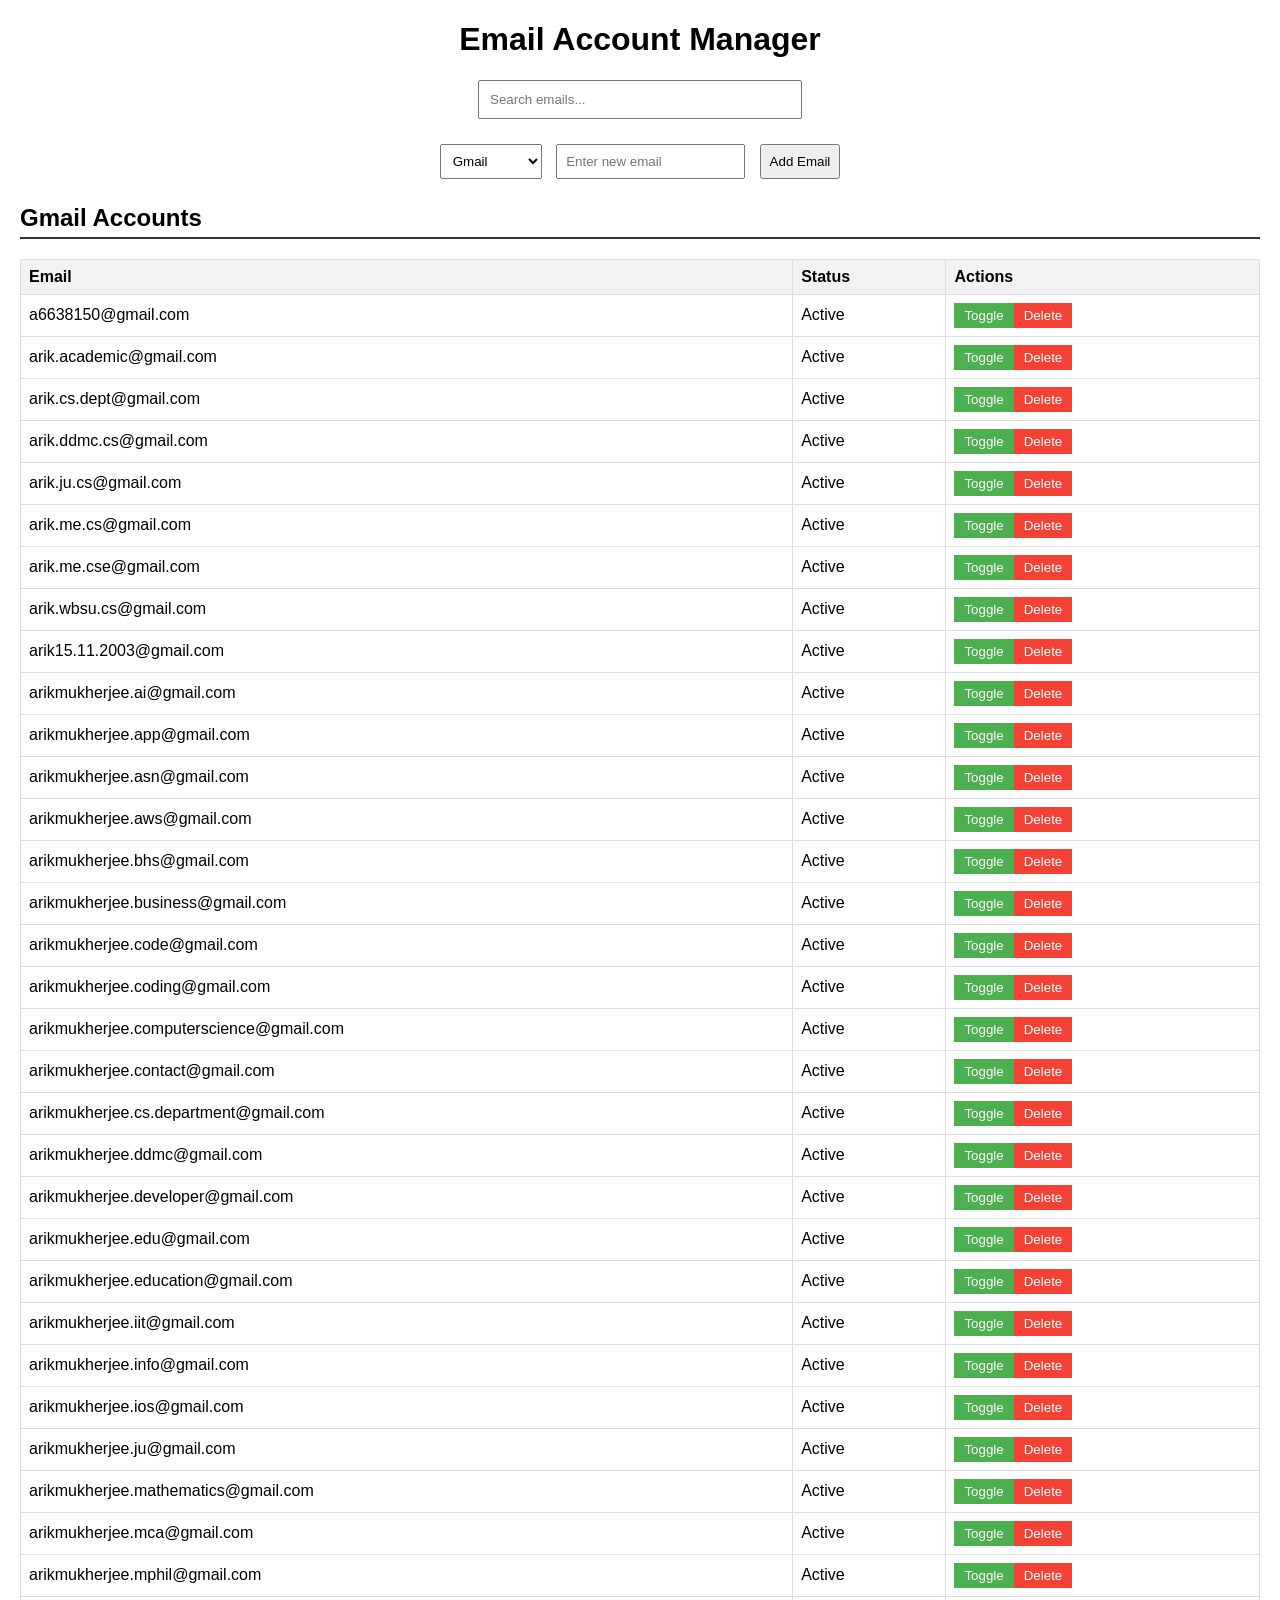
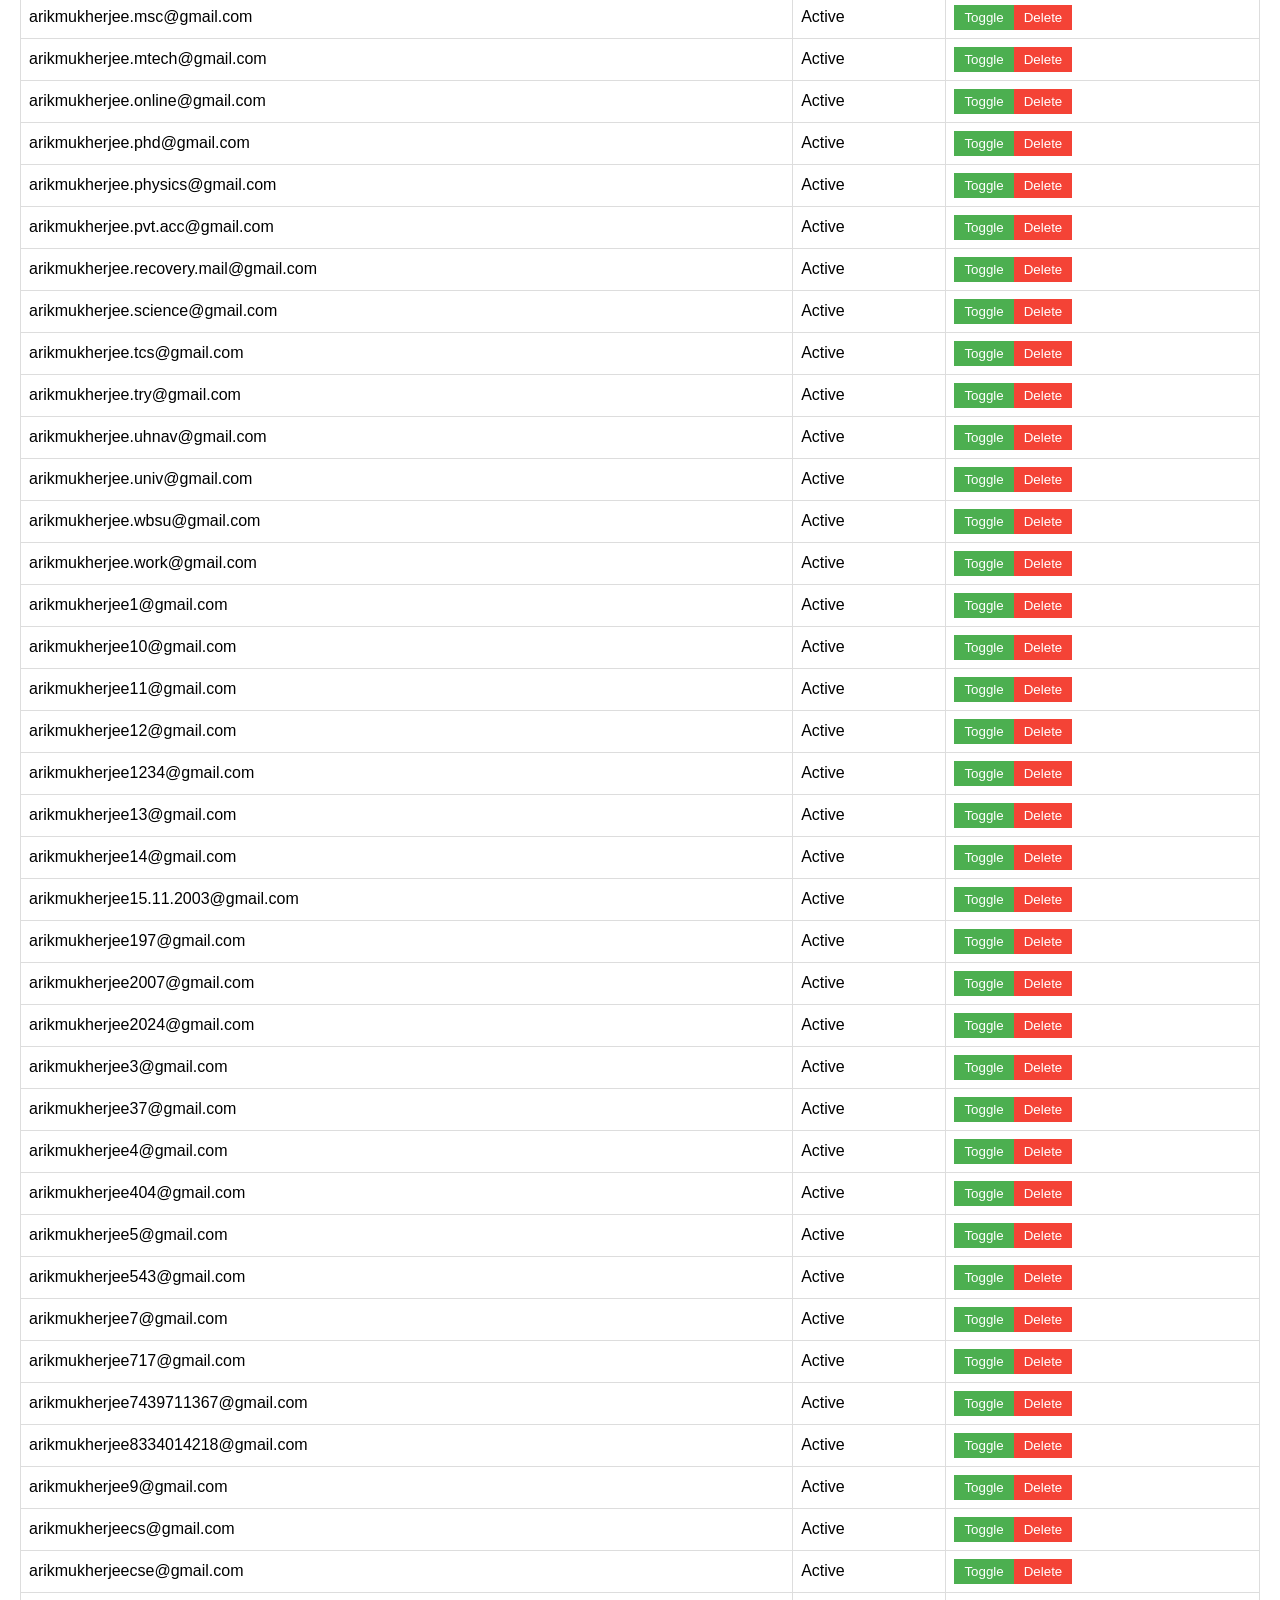
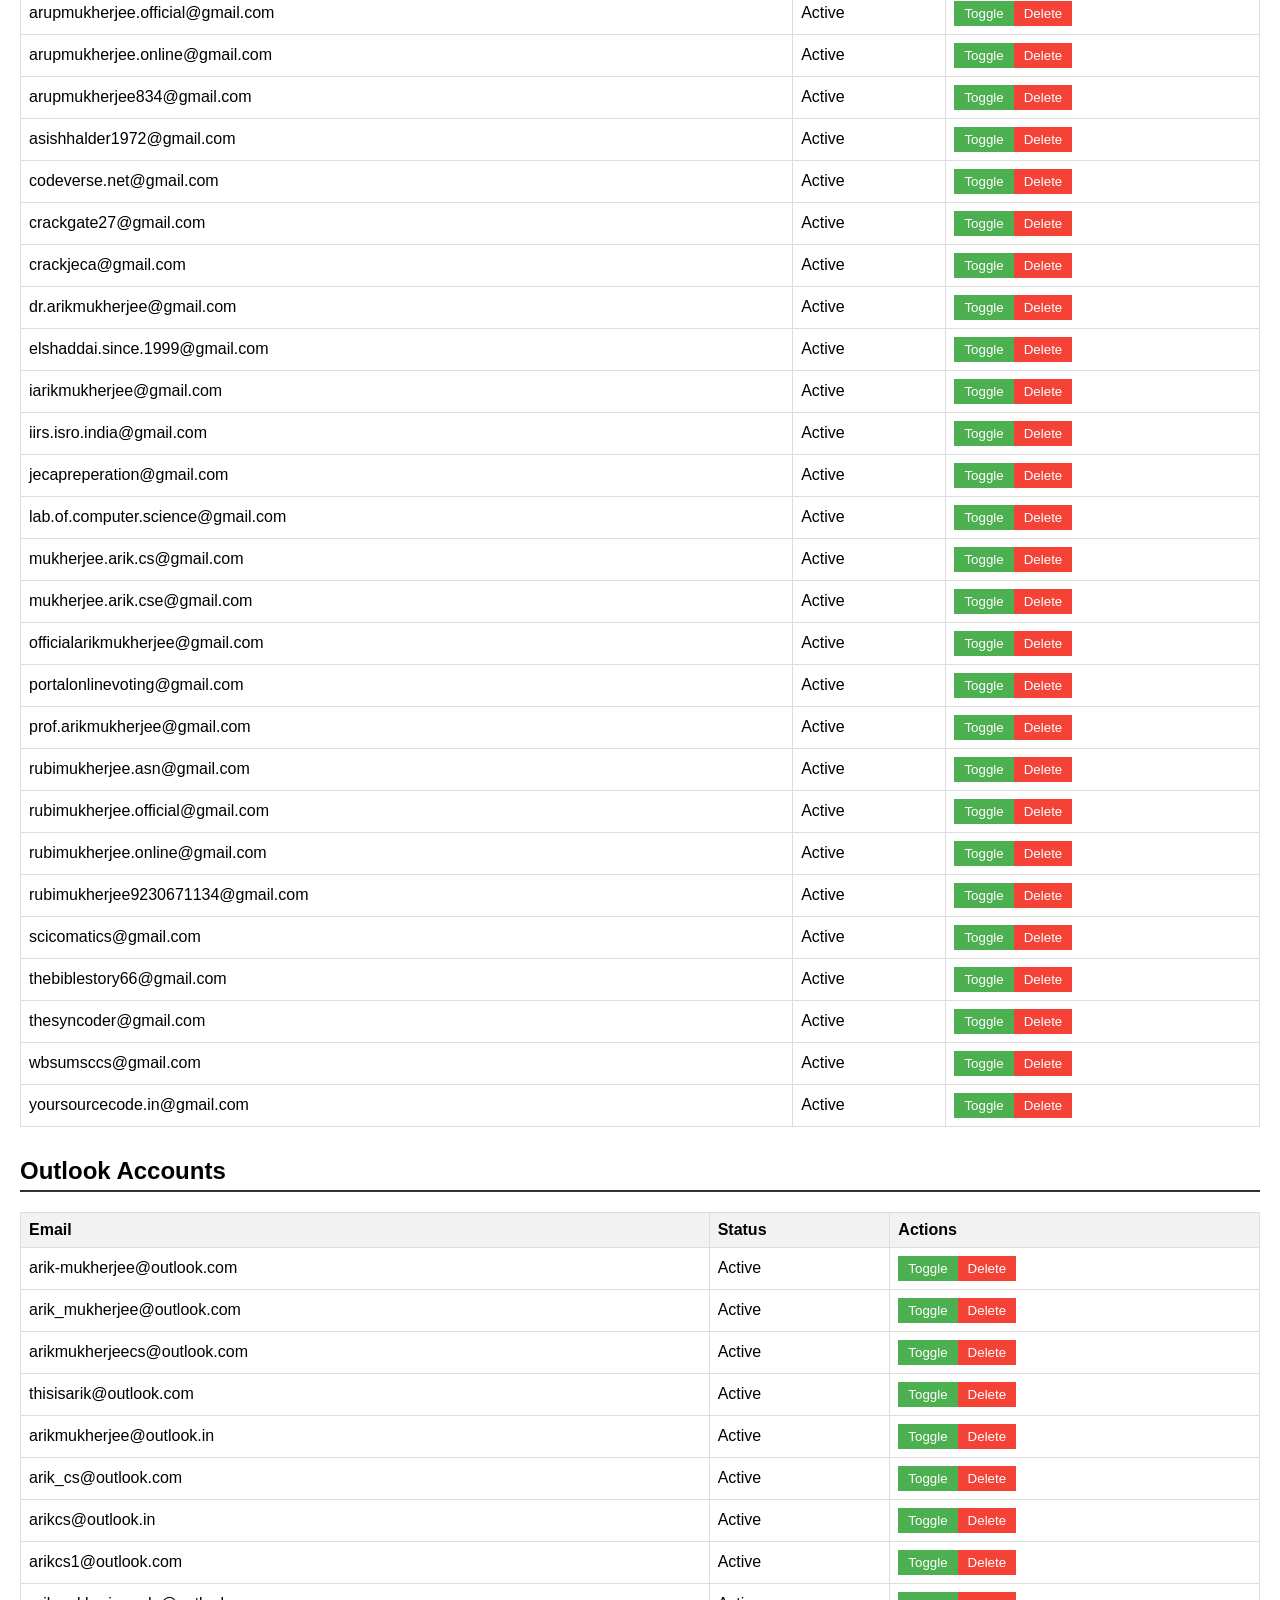
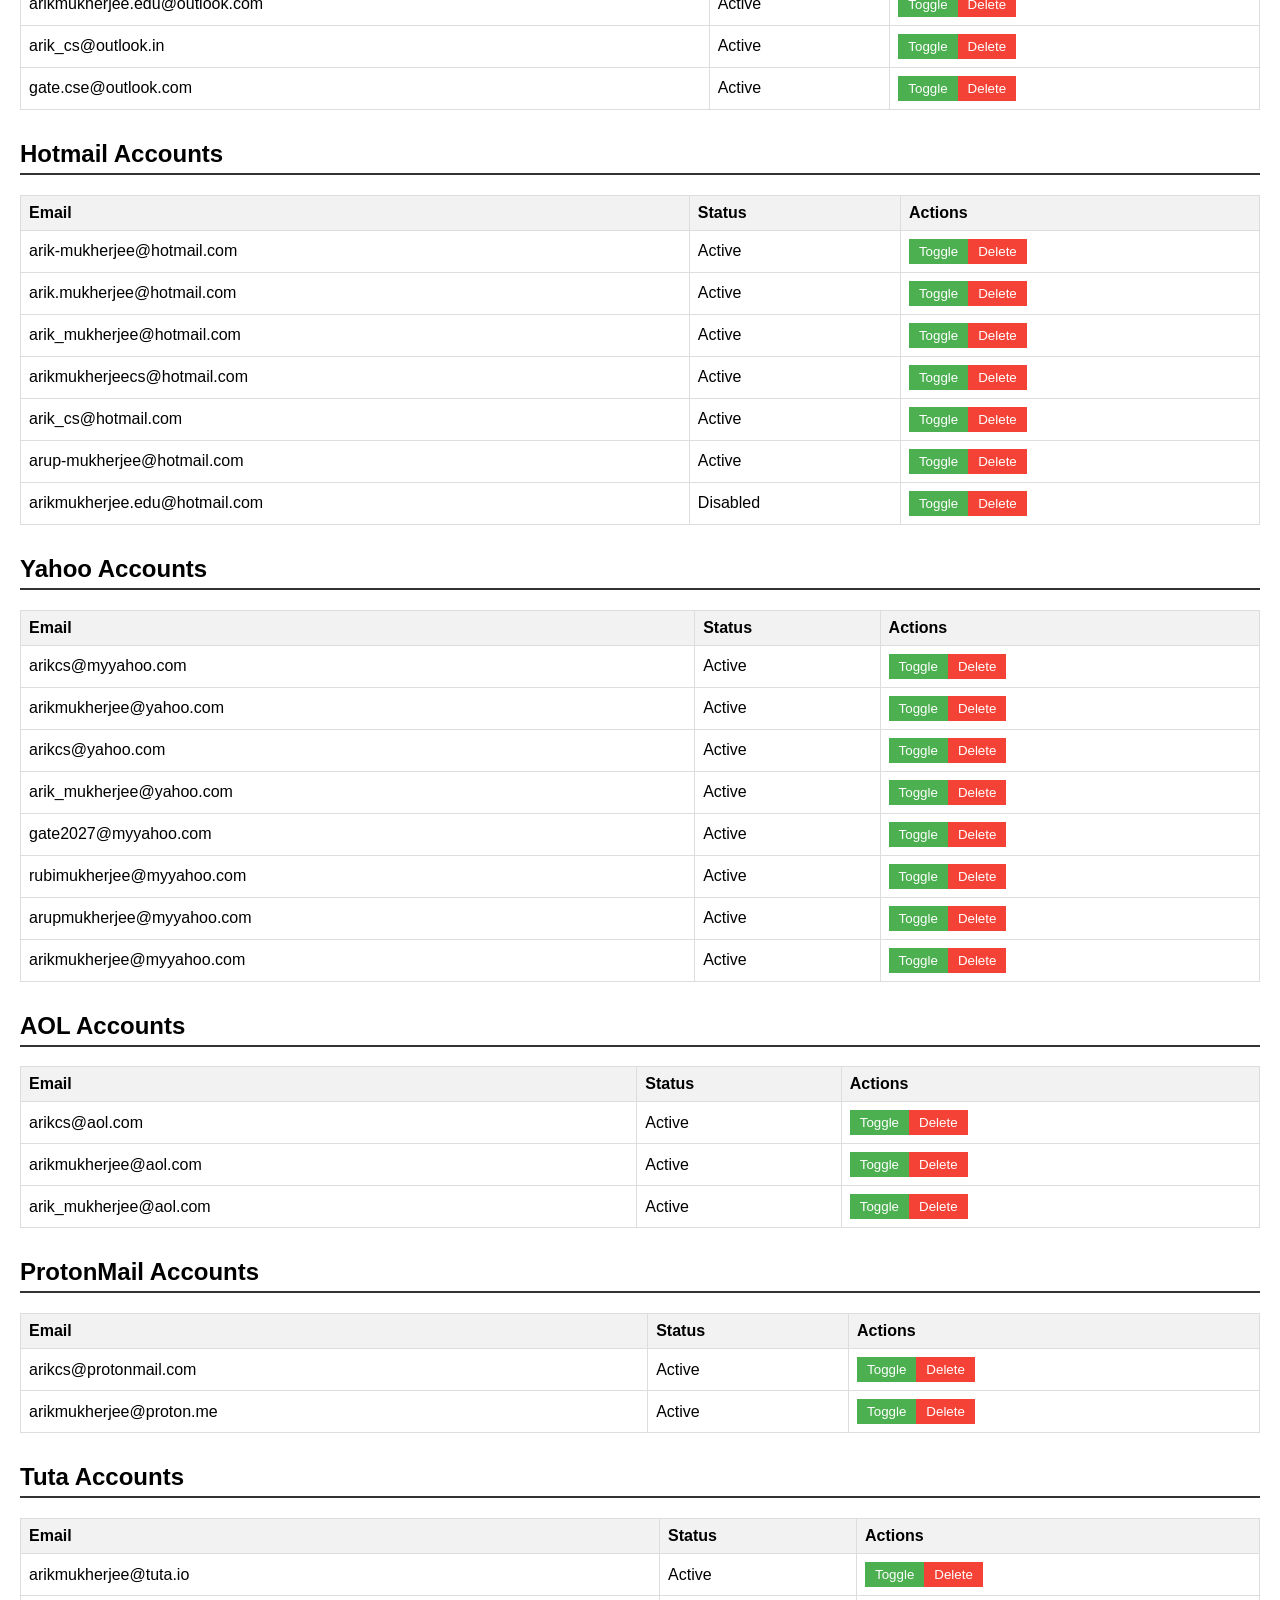
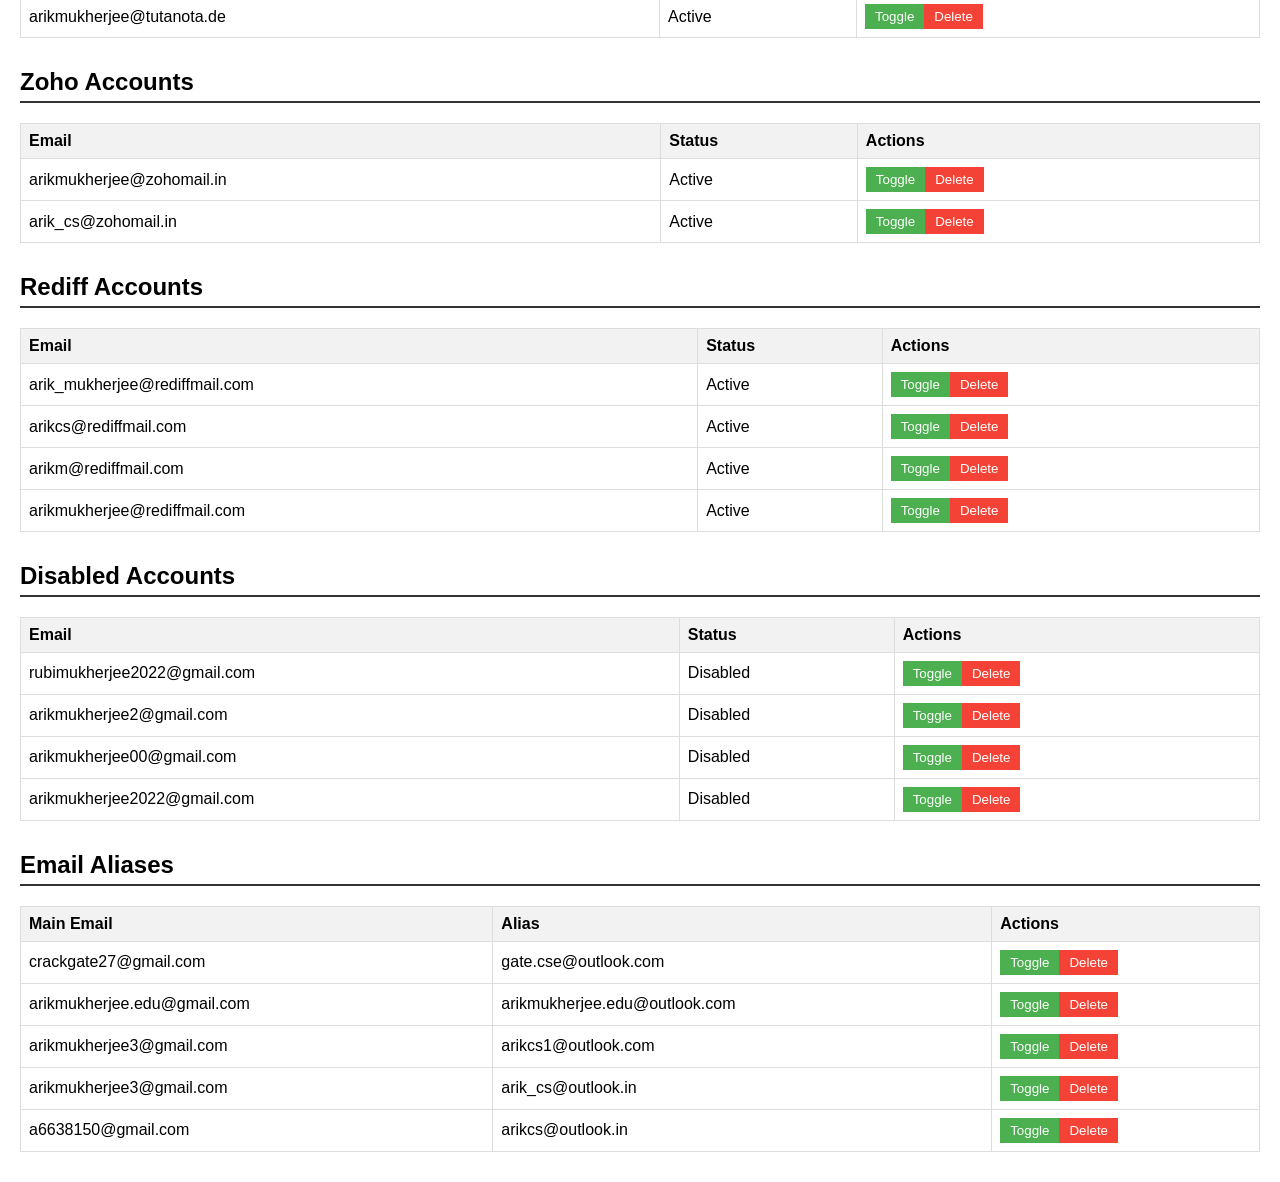
<file: 129_Search Mail/index.html>
<!DOCTYPE html>
<html lang="en">
<head>
    <meta charset="UTF-8">
    <meta name="viewport" content="width=device-width, initial-scale=1.0">
    <title>Email Manager</title>
    <style>
        body { font-family: Arial, sans-serif; margin: 20px; }
        h1 { text-align: center; }
        .provider { margin-bottom: 30px; }
        .provider h2 { border-bottom: 2px solid #333; padding-bottom: 5px; }
        table { width: 100%; border-collapse: collapse; }
        th, td { border: 1px solid #ddd; padding: 8px; text-align: left; }
        th { background-color: #f2f2f2; cursor: pointer; }
        th:hover { background-color: #ddd; }
        .search { margin-bottom: 20px; text-align: center; }
        .search input { padding: 10px; width: 300px; }
        .add-form { margin-bottom: 20px; text-align: center; }
        .add-form select, .add-form input, .add-form button { padding: 8px; margin: 5px; }
        button { cursor: pointer; }
        .toggle { background-color: #4CAF50; color: white; border: none; padding: 5px 10px; }
        .delete { background-color: #f44336; color: white; border: none; padding: 5px 10px; }
    </style>
</head>
<body>
    <h1>Email Account Manager</h1>
    <div class="search">
        <input type="text" id="search" placeholder="Search emails...">
    </div>
    <div class="add-form">
        <select id="provider-select">
            <option value="gmail">Gmail</option>
            <option value="outlook">Outlook</option>
            <option value="hotmail">Hotmail</option>
            <option value="yahoo">Yahoo</option>
            <option value="aol">AOL</option>
            <option value="protonmail">ProtonMail</option>
            <option value="tuta">Tuta</option>
            <option value="zoho">Zoho</option>
            <option value="rediff">Rediff</option>
            <option value="disabled">Disabled</option>
        </select>
        <input type="email" id="new-email" placeholder="Enter new email">
        <button id="add-email">Add Email</button>
    </div>

    <div id="content">
        <!-- Gmail -->
        <div class="provider" data-provider="gmail">
            <h2>Gmail Accounts</h2>
            <table>
                <thead>
                    <tr><th>Email</th><th>Status</th><th>Actions</th></tr>
                </thead>
                <tbody>
                    <tr><td>a6638150@gmail.com</td><td>Active</td></tr>
                    <tr><td>arik.academic@gmail.com</td><td>Active</td></tr>
                    <tr><td>arik.cs.dept@gmail.com</td><td>Active</td></tr>
                    <tr><td>arik.ddmc.cs@gmail.com</td><td>Active</td></tr>
                    <tr><td>arik.ju.cs@gmail.com</td><td>Active</td></tr>
                    <tr><td>arik.me.cs@gmail.com</td><td>Active</td></tr>
                    <tr><td>arik.me.cse@gmail.com</td><td>Active</td></tr>
                    <tr><td>arik.wbsu.cs@gmail.com</td><td>Active</td></tr>
                    <tr><td>arik15.11.2003@gmail.com</td><td>Active</td></tr>
                    <tr><td>arikmukherjee.ai@gmail.com</td><td>Active</td></tr>
                    <tr><td>arikmukherjee.app@gmail.com</td><td>Active</td></tr>
                    <tr><td>arikmukherjee.asn@gmail.com</td><td>Active</td></tr>
                    <tr><td>arikmukherjee.aws@gmail.com</td><td>Active</td></tr>
                    <tr><td>arikmukherjee.bhs@gmail.com</td><td>Active</td></tr>
                    <tr><td>arikmukherjee.business@gmail.com</td><td>Active</td></tr>
                    <tr><td>arikmukherjee.code@gmail.com</td><td>Active</td></tr>
                    <tr><td>arikmukherjee.coding@gmail.com</td><td>Active</td></tr>
                    <tr><td>arikmukherjee.computerscience@gmail.com</td><td>Active</td></tr>
                    <tr><td>arikmukherjee.contact@gmail.com</td><td>Active</td></tr>
                    <tr><td>arikmukherjee.cs.department@gmail.com</td><td>Active</td></tr>
                    <tr><td>arikmukherjee.ddmc@gmail.com</td><td>Active</td></tr>
                    <tr><td>arikmukherjee.developer@gmail.com</td><td>Active</td></tr>
                    <tr><td>arikmukherjee.edu@gmail.com</td><td>Active</td></tr>
                    <tr><td>arikmukherjee.education@gmail.com</td><td>Active</td></tr>
                    <tr><td>arikmukherjee.iit@gmail.com</td><td>Active</td></tr>
                    <tr><td>arikmukherjee.info@gmail.com</td><td>Active</td></tr>
                    <tr><td>arikmukherjee.ios@gmail.com</td><td>Active</td></tr>
                    <tr><td>arikmukherjee.ju@gmail.com</td><td>Active</td></tr>
                    <tr><td>arikmukherjee.mathematics@gmail.com</td><td>Active</td></tr>
                    <tr><td>arikmukherjee.mca@gmail.com</td><td>Active</td></tr>
                    <tr><td>arikmukherjee.mphil@gmail.com</td><td>Active</td></tr>
                    <tr><td>arikmukherjee.msc@gmail.com</td><td>Active</td></tr>
                    <tr><td>arikmukherjee.mtech@gmail.com</td><td>Active</td></tr>
                    <tr><td>arikmukherjee.online@gmail.com</td><td>Active</td></tr>
                    <tr><td>arikmukherjee.phd@gmail.com</td><td>Active</td></tr>
                    <tr><td>arikmukherjee.physics@gmail.com</td><td>Active</td></tr>
                    <tr><td>arikmukherjee.pvt.acc@gmail.com</td><td>Active</td></tr>
                    <tr><td>arikmukherjee.recovery.mail@gmail.com</td><td>Active</td></tr>
                    <tr><td>arikmukherjee.science@gmail.com</td><td>Active</td></tr>
                    <tr><td>arikmukherjee.tcs@gmail.com</td><td>Active</td></tr>
                    <tr><td>arikmukherjee.try@gmail.com</td><td>Active</td></tr>
                    <tr><td>arikmukherjee.uhnav@gmail.com</td><td>Active</td></tr>
                    <tr><td>arikmukherjee.univ@gmail.com</td><td>Active</td></tr>
                    <tr><td>arikmukherjee.wbsu@gmail.com</td><td>Active</td></tr>
                    <tr><td>arikmukherjee.work@gmail.com</td><td>Active</td></tr>
                    <tr><td>arikmukherjee1@gmail.com</td><td>Active</td></tr>
                    <tr><td>arikmukherjee10@gmail.com</td><td>Active</td></tr>
                    <tr><td>arikmukherjee11@gmail.com</td><td>Active</td></tr>
                    <tr><td>arikmukherjee12@gmail.com</td><td>Active</td></tr>
                    <tr><td>arikmukherjee1234@gmail.com</td><td>Active</td></tr>
                    <tr><td>arikmukherjee13@gmail.com</td><td>Active</td></tr>
                    <tr><td>arikmukherjee14@gmail.com</td><td>Active</td></tr>
                    <tr><td>arikmukherjee15.11.2003@gmail.com</td><td>Active</td></tr>
                    <tr><td>arikmukherjee197@gmail.com</td><td>Active</td></tr>
                    <tr><td>arikmukherjee2007@gmail.com</td><td>Active</td></tr>
                    <tr><td>arikmukherjee2024@gmail.com</td><td>Active</td></tr>
                    <tr><td>arikmukherjee3@gmail.com</td><td>Active</td></tr>
                    <tr><td>arikmukherjee37@gmail.com</td><td>Active</td></tr>
                    <tr><td>arikmukherjee4@gmail.com</td><td>Active</td></tr>
                    <tr><td>arikmukherjee404@gmail.com</td><td>Active</td></tr>
                    <tr><td>arikmukherjee5@gmail.com</td><td>Active</td></tr>
                    <tr><td>arikmukherjee543@gmail.com</td><td>Active</td></tr>
                    <tr><td>arikmukherjee7@gmail.com</td><td>Active</td></tr>
                    <tr><td>arikmukherjee717@gmail.com</td><td>Active</td></tr>
                    <tr><td>arikmukherjee7439711367@gmail.com</td><td>Active</td></tr>
                    <tr><td>arikmukherjee8334014218@gmail.com</td><td>Active</td></tr>
                    <tr><td>arikmukherjee9@gmail.com</td><td>Active</td></tr>
                    <tr><td>arikmukherjeecs@gmail.com</td><td>Active</td></tr>
                    <tr><td>arikmukherjeecse@gmail.com</td><td>Active</td></tr>
                    <tr><td>arupmukherjee.official@gmail.com</td><td>Active</td></tr>
                    <tr><td>arupmukherjee.online@gmail.com</td><td>Active</td></tr>
                    <tr><td>arupmukherjee834@gmail.com</td><td>Active</td></tr>
                    <tr><td>asishhalder1972@gmail.com</td><td>Active</td></tr>
                    <tr><td>codeverse.net@gmail.com</td><td>Active</td></tr>
                    <tr><td>crackgate27@gmail.com</td><td>Active</td></tr>
                    <tr><td>crackjeca@gmail.com</td><td>Active</td></tr>
                    <tr><td>dr.arikmukherjee@gmail.com</td><td>Active</td></tr>
                    <tr><td>elshaddai.since.1999@gmail.com</td><td>Active</td></tr>
                    <tr><td>iarikmukherjee@gmail.com</td><td>Active</td></tr>
                    <tr><td>iirs.isro.india@gmail.com</td><td>Active</td></tr>
                    <tr><td>jecapreperation@gmail.com</td><td>Active</td></tr>
                    <tr><td>lab.of.computer.science@gmail.com</td><td>Active</td></tr>
                    <tr><td>mukherjee.arik.cs@gmail.com</td><td>Active</td></tr>
                    <tr><td>mukherjee.arik.cse@gmail.com</td><td>Active</td></tr>
                    <tr><td>officialarikmukherjee@gmail.com</td><td>Active</td></tr>
                    <tr><td>portalonlinevoting@gmail.com</td><td>Active</td></tr>
                    <tr><td>prof.arikmukherjee@gmail.com</td><td>Active</td></tr>
                    <tr><td>rubimukherjee.asn@gmail.com</td><td>Active</td></tr>
                    <tr><td>rubimukherjee.official@gmail.com</td><td>Active</td></tr>
                    <tr><td>rubimukherjee.online@gmail.com</td><td>Active</td></tr>
                    <tr><td>rubimukherjee9230671134@gmail.com</td><td>Active</td></tr>
                    <tr><td>scicomatics@gmail.com</td><td>Active</td></tr>
                    <tr><td>thebiblestory66@gmail.com</td><td>Active</td></tr>
                    <tr><td>thesyncoder@gmail.com</td><td>Active</td></tr>
                    <tr><td>wbsumsccs@gmail.com</td><td>Active</td></tr>
                    <tr><td>yoursourcecode.in@gmail.com</td><td>Active</td></tr>
                </tbody>
            </table>
        </div>

        <!-- Outlook -->
        <div class="provider" data-provider="outlook">
            <h2>Outlook Accounts</h2>
            <table>
                <thead>
                    <tr><th>Email</th><th>Status</th><th>Actions</th></tr>
                </thead>
                <tbody>
                    <tr><td>arik-mukherjee@outlook.com</td><td>Active</td></tr>
                    <tr><td>arik_mukherjee@outlook.com</td><td>Active</td></tr>
                    <tr><td>arikmukherjeecs@outlook.com</td><td>Active</td></tr>
                    <tr><td>thisisarik@outlook.com</td><td>Active</td></tr>
                    <tr><td>arikmukherjee@outlook.in</td><td>Active</td></tr>
                    <tr><td>arik_cs@outlook.com</td><td>Active</td></tr>
                    <tr><td>arikcs@outlook.in</td><td>Active</td></tr>
                    <tr><td>arikcs1@outlook.com</td><td>Active</td></tr>
                    <tr><td>arikmukherjee.edu@outlook.com</td><td>Active</td></tr>
                    <tr><td>arik_cs@outlook.in</td><td>Active</td></tr>
                    <tr><td>gate.cse@outlook.com</td><td>Active</td></tr>
                </tbody>
            </table>
        </div>

        <!-- Hotmail -->
        <div class="provider" data-provider="hotmail">
            <h2>Hotmail Accounts</h2>
            <table>
                <thead>
                    <tr><th>Email</th><th>Status</th><th>Actions</th></tr>
                </thead>
                <tbody>
                    <tr><td>arik-mukherjee@hotmail.com</td><td>Active</td></tr>
                    <tr><td>arik.mukherjee@hotmail.com</td><td>Active</td></tr>
                    <tr><td>arik_mukherjee@hotmail.com</td><td>Active</td></tr>
                    <tr><td>arikmukherjeecs@hotmail.com</td><td>Active</td></tr>
                    <tr><td>arik_cs@hotmail.com</td><td>Active</td></tr>
                    <tr><td>arup-mukherjee@hotmail.com</td><td>Active</td></tr>
                    <tr><td>arikmukherjee.edu@hotmail.com</td><td>Disabled</td></tr>
                </tbody>
            </table>
        </div>

        <!-- Yahoo -->
        <div class="provider" data-provider="yahoo">
            <h2>Yahoo Accounts</h2>
            <table>
                <thead>
                    <tr><th>Email</th><th>Status</th><th>Actions</th></tr>
                </thead>
                <tbody>
                    <tr><td>arikcs@myyahoo.com</td><td>Active</td></tr>
                    <tr><td>arikmukherjee@yahoo.com</td><td>Active</td></tr>
                    <tr><td>arikcs@yahoo.com</td><td>Active</td></tr>
                    <tr><td>arik_mukherjee@yahoo.com</td><td>Active</td></tr>
                    <tr><td>gate2027@myyahoo.com</td><td>Active</td></tr>
                    <tr><td>rubimukherjee@myyahoo.com</td><td>Active</td></tr>
                    <tr><td>arupmukherjee@myyahoo.com</td><td>Active</td></tr>
                    <tr><td>arikmukherjee@myyahoo.com</td><td>Active</td></tr>
                </tbody>
            </table>
        </div>

        <!-- AOL -->
        <div class="provider" data-provider="aol">
            <h2>AOL Accounts</h2>
            <table>
                <thead>
                    <tr><th>Email</th><th>Status</th><th>Actions</th></tr>
                </thead>
                <tbody>
                    <tr><td>arikcs@aol.com</td><td>Active</td></tr>
                    <tr><td>arikmukherjee@aol.com</td><td>Active</td></tr>
                    <tr><td>arik_mukherjee@aol.com</td><td>Active</td></tr>
                </tbody>
            </table>
        </div>

        <!-- ProtonMail -->
        <div class="provider" data-provider="protonmail">
            <h2>ProtonMail Accounts</h2>
            <table>
                <thead>
                    <tr><th>Email</th><th>Status</th><th>Actions</th></tr>
                </thead>
                <tbody>
                    <tr><td>arikcs@protonmail.com</td><td>Active</td></tr>
                    <tr><td>arikmukherjee@proton.me</td><td>Active</td></tr>
                </tbody>
            </table>
        </div>

        <!-- Tuta -->
        <div class="provider" data-provider="tuta">
            <h2>Tuta Accounts</h2>
            <table>
                <thead>
                    <tr><th>Email</th><th>Status</th><th>Actions</th></tr>
                </thead>
                <tbody>
                    <tr><td>arikmukherjee@tuta.io</td><td>Active</td></tr>
                    <tr><td>arikmukherjee@tutanota.de</td><td>Active</td></tr>
                </tbody>
            </table>
        </div>

        <!-- Zoho -->
        <div class="provider" data-provider="zoho">
            <h2>Zoho Accounts</h2>
            <table>
                <thead>
                    <tr><th>Email</th><th>Status</th><th>Actions</th></tr>
                </thead>
                <tbody>
                    <tr><td>arikmukherjee@zohomail.in</td><td>Active</td></tr>
                    <tr><td>arik_cs@zohomail.in</td><td>Active</td></tr>
                </tbody>
            </table>
        </div>

        <!-- Rediff -->
        <div class="provider" data-provider="rediff">
            <h2>Rediff Accounts</h2>
            <table>
                <thead>
                    <tr><th>Email</th><th>Status</th><th>Actions</th></tr>
                </thead>
                <tbody>
                    <tr><td>arik_mukherjee@rediffmail.com</td><td>Active</td></tr>
                    <tr><td>arikcs@rediffmail.com</td><td>Active</td></tr>
                    <tr><td>arikm@rediffmail.com</td><td>Active</td></tr>
                    <tr><td>arikmukherjee@rediffmail.com</td><td>Active</td></tr>
                </tbody>
            </table>
        </div>

        <!-- Disabled -->
        <div class="provider" data-provider="disabled">
            <h2>Disabled Accounts</h2>
            <table>
                <thead>
                    <tr><th>Email</th><th>Status</th><th>Actions</th></tr>
                </thead>
                <tbody>
                    <tr><td>rubimukherjee2022@gmail.com</td><td>Disabled</td></tr>
                    <tr><td>arikmukherjee2@gmail.com</td><td>Disabled</td></tr>
                    <tr><td>arikmukherjee00@gmail.com</td><td>Disabled</td></tr>
                    <tr><td>arikmukherjee2022@gmail.com</td><td>Disabled</td></tr>
                </tbody>
            </table>
        </div>

        <!-- Aliases -->
        <div class="provider" data-provider="aliases">
            <h2>Email Aliases</h2>
            <table>
                <thead>
                    <tr><th>Main Email</th><th>Alias</th><th>Actions</th></tr>
                </thead>
                <tbody>
                    <tr><td>crackgate27@gmail.com</td><td>gate.cse@outlook.com</td></tr>
                    <tr><td>arikmukherjee.edu@gmail.com</td><td>arikmukherjee.edu@outlook.com</td></tr>
                    <tr><td>arikmukherjee3@gmail.com</td><td>arikcs1@outlook.com</td></tr>
                    <tr><td>arikmukherjee3@gmail.com</td><td>arik_cs@outlook.in</td></tr>
                    <tr><td>a6638150@gmail.com</td><td>arikcs@outlook.in</td></tr>
                </tbody>
            </table>
        </div>
    </div>

    <script>
        // Load data from localStorage or use default
        let emailData = JSON.parse(localStorage.getItem('emailData')) || {};

        // Function to save data
        function saveData() {
            localStorage.setItem('emailData', JSON.stringify(emailData));
        }

        // Function to add buttons to rows
        function addButtons() {
            const rows = document.querySelectorAll('tbody tr');
            rows.forEach(row => {
                if (!row.querySelector('.toggle')) {
                    const actionsTd = document.createElement('td');
                    const toggleBtn = document.createElement('button');
                    toggleBtn.textContent = 'Toggle';
                    toggleBtn.className = 'toggle';
                    const deleteBtn = document.createElement('button');
                    deleteBtn.textContent = 'Delete';
                    deleteBtn.className = 'delete';
                    actionsTd.appendChild(toggleBtn);
                    actionsTd.appendChild(deleteBtn);
                    row.appendChild(actionsTd);
                }
            });
        }

        // Add buttons on load
        addButtons();

        // Search functionality
        const searchInput = document.getElementById('search');
        const providers = document.querySelectorAll('.provider');

        searchInput.addEventListener('input', function() {
            const query = this.value.toLowerCase();
            providers.forEach(provider => {
                const rows = provider.querySelectorAll('tbody tr');
                let providerVisible = false;
                rows.forEach(row => {
                    const cells = row.querySelectorAll('td');
                    let rowVisible = false;
                    cells.forEach(cell => {
                        if (cell.textContent.toLowerCase().includes(query)) {
                            rowVisible = true;
                        }
                    });
                    row.style.display = rowVisible ? '' : 'none';
                    if (rowVisible) providerVisible = true;
                });
                provider.style.display = providerVisible ? 'block' : 'none';
            });
        });

        // Add email functionality
        document.getElementById('add-email').addEventListener('click', function() {
            const provider = document.getElementById('provider-select').value;
            const email = document.getElementById('new-email').value.trim();
            if (email) {
                const providerDiv = document.querySelector(`[data-provider="${provider}"]`);
                const tbody = providerDiv.querySelector('tbody');
                const newRow = document.createElement('tr');
                newRow.innerHTML = `<td>${email}</td><td>Active</td><td><button class="toggle">Toggle</button> <button class="delete">Delete</button></td>`;
                tbody.appendChild(newRow);
                document.getElementById('new-email').value = '';
                // Save to data
                if (!emailData[provider]) emailData[provider] = [];
                emailData[provider].push({email: email, status: 'Active'});
                saveData();
            }
        });

        // Event delegation for toggle and delete
        document.addEventListener('click', function(e) {
            if (e.target.classList.contains('toggle')) {
                const row = e.target.closest('tr');
                const statusTd = row.querySelector('td:nth-child(2)');
                statusTd.textContent = statusTd.textContent === 'Active' ? 'Disabled' : 'Active';
                // Update data
                const provider = row.closest('.provider').dataset.provider;
                const email = row.querySelector('td:first-child').textContent;
                if (emailData[provider]) {
                    const item = emailData[provider].find(i => i.email === email);
                    if (item) item.status = statusTd.textContent;
                    saveData();
                }
            } else if (e.target.classList.contains('delete')) {
                const row = e.target.closest('tr');
                const provider = row.closest('.provider').dataset.provider;
                const email = row.querySelector('td:first-child').textContent;
                row.remove();
                // Update data
                if (emailData[provider]) {
                    emailData[provider] = emailData[provider].filter(i => i.email !== email);
                    saveData();
                }
            }
        });

        // Sort functionality
        document.addEventListener('click', function(e) {
            if (e.target.tagName === 'TH') {
                const table = e.target.closest('table');
                const tbody = table.querySelector('tbody');
                const rows = Array.from(tbody.querySelectorAll('tr'));
                const index = Array.from(e.target.parentNode.children).indexOf(e.target);
                rows.sort((a, b) => {
                    const aText = a.children[index].textContent.toLowerCase();
                    const bText = b.children[index].textContent.toLowerCase();
                    return aText.localeCompare(bText);
                });
                rows.forEach(row => tbody.appendChild(row));
            }
        });
    </script>
</body>
</html>
</file>
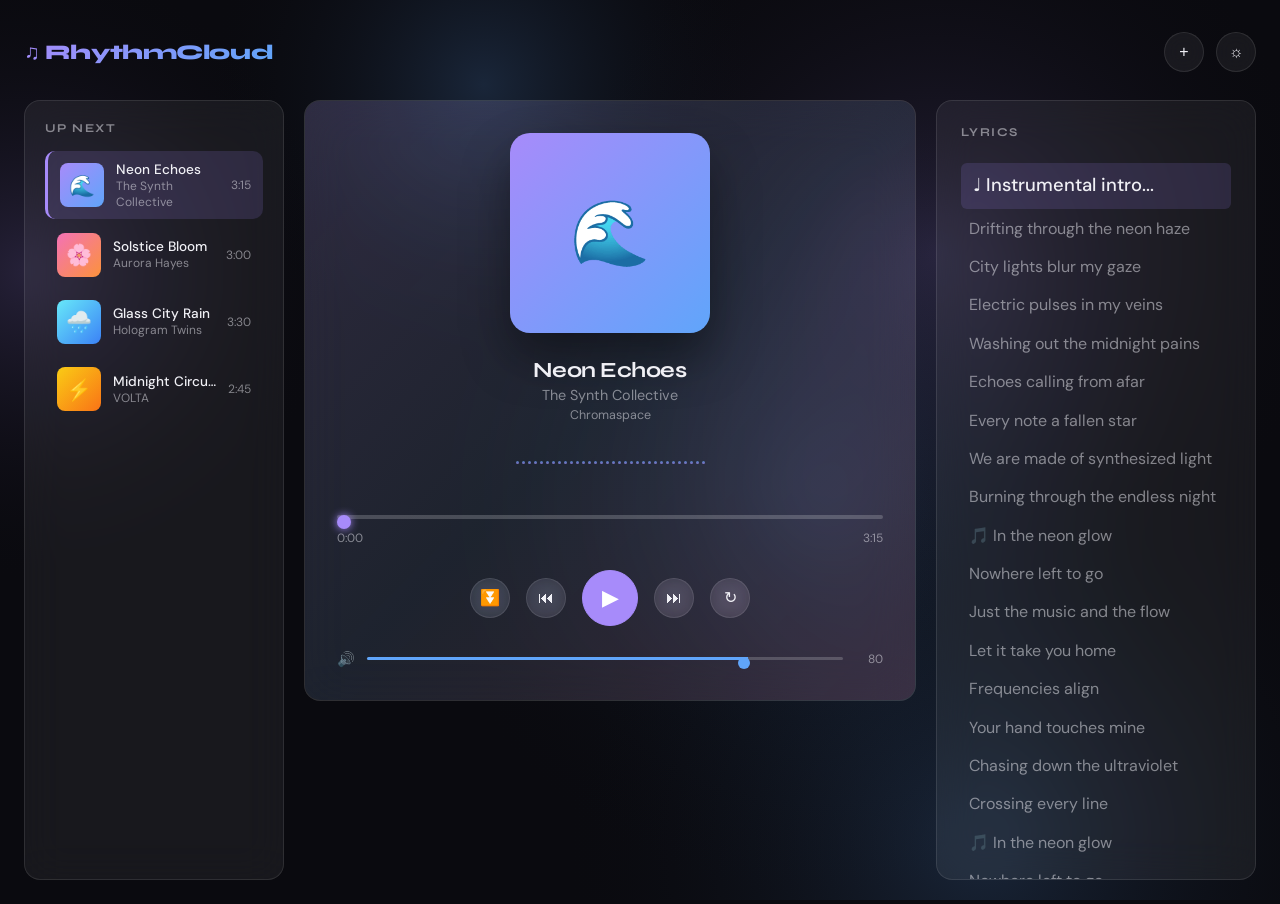
<file: 133_RythmCloud Music Player/index.html>
<!doctype html>
<html lang="en" data-theme="dark">
  <head>
    <meta charset="UTF-8" />
    <meta name="viewport" content="width=device-width, initial-scale=1.0" />
    <title>RhythmCloud — Music Player</title>
    <link rel="preconnect" href="https://fonts.googleapis.com" />
    <link
      href="https://fonts.googleapis.com/css2?family=Syne:wght@400;600;700;800&family=DM+Sans:ital,wght@0,300;0,400;0,500;1,400&display=swap"
      rel="stylesheet"
    />
    <style>
      :root {
        --bg: #0a0a0f;
        --surface: #111118;
        --glass: rgba(255, 255, 255, 0.06);
        --glass-b: rgba(255, 255, 255, 0.1);
        --border: rgba(255, 255, 255, 0.1);
        --text: #f0f0f5;
        --muted: rgba(240, 240, 245, 0.5);
        --accent: #a78bfa;
        --accent2: #60a5fa;
        --accent3: #f472b6;
        --hit: rgba(167, 139, 250, 0.15);
        --radius: 16px;
        --radius-sm: 10px;
        --trans: 0.25s ease;
        --grad1: #a78bfa;
        --grad2: #60a5fa;
        --grad3: #f472b6;
      }
      [data-theme="light"] {
        --bg: #f4f3ff;
        --surface: #ffffff;
        --glass: rgba(255, 255, 255, 0.7);
        --glass-b: rgba(255, 255, 255, 0.9);
        --border: rgba(0, 0, 0, 0.1);
        --text: #1a1a2e;
        --muted: rgba(26, 26, 46, 0.5);
        --hit: rgba(167, 139, 250, 0.2);
      }
      *,
      *::before,
      *::after {
        box-sizing: border-box;
        margin: 0;
        padding: 0;
      }
      html {
        scroll-behavior: smooth;
      }
      body {
        font-family: "DM Sans", sans-serif;
        background: var(--bg);
        color: var(--text);
        min-height: 100vh;
        overflow-x: hidden;
        transition:
          background var(--trans),
          color var(--trans);
      }
      #bg-canvas {
        position: fixed;
        inset: 0;
        z-index: 0;
        width: 100%;
        height: 100%;
        pointer-events: none;
      }
      .app {
        position: relative;
        z-index: 1;
        display: grid;
        grid-template-columns: 260px 1fr 320px;
        grid-template-rows: auto 1fr;
        min-height: 100vh;
        max-width: 1400px;
        margin: 0 auto;
        padding: 1.5rem;
        gap: 1.25rem;
      }
      @media (max-width: 1024px) {
        .app {
          grid-template-columns: 1fr;
          grid-template-rows: auto;
        }
        .sidebar {
          display: none;
        }
        .lyrics-col {
          display: none;
        }
        .lyrics-col.active {
          display: block;
        }
      }
      @media (max-width: 640px) {
        .app {
          padding: 1rem;
          gap: 1rem;
        }
      }
      .topbar {
        grid-column: 1/-1;
        display: flex;
        align-items: center;
        justify-content: space-between;
        padding: 0.5rem 0;
      }
      .logo {
        font-family: "Syne", sans-serif;
        font-weight: 800;
        font-size: 1.3rem;
        background: linear-gradient(135deg, var(--grad1), var(--grad2));
        -webkit-background-clip: text;
        -webkit-text-fill-color: transparent;
        background-clip: text;
        letter-spacing: -0.02em;
      }
      .topbar-actions {
        display: flex;
        gap: 0.75rem;
        align-items: center;
      }
      .icon-btn {
        background: var(--glass);
        border: 1px solid var(--border);
        color: var(--text);
        border-radius: 50%;
        width: 40px;
        height: 40px;
        display: flex;
        align-items: center;
        justify-content: center;
        cursor: pointer;
        transition:
          background var(--trans),
          transform var(--trans);
        font-size: 1rem;
        backdrop-filter: blur(12px);
      }
      .icon-btn:hover {
        background: var(--glass-b);
        transform: scale(1.05);
      }
      .sidebar {
        grid-row: 2;
        background: var(--glass);
        border: 1px solid var(--border);
        border-radius: var(--radius);
        backdrop-filter: blur(20px);
        padding: 1.25rem;
        overflow-y: auto;
        max-height: calc(100vh - 120px);
      }
      .sidebar h3 {
        font-family: "Syne", sans-serif;
        font-size: 0.75rem;
        letter-spacing: 0.12em;
        text-transform: uppercase;
        color: var(--muted);
        margin-bottom: 1rem;
      }
      .playlist-item {
        display: flex;
        align-items: center;
        gap: 0.75rem;
        padding: 0.6rem 0.75rem;
        border-radius: var(--radius-sm);
        cursor: pointer;
        transition: background var(--trans);
        margin-bottom: 0.25rem;
      }
      .playlist-item:hover {
        background: var(--hit);
      }
      .playlist-item.active {
        background: var(--hit);
        border-left: 3px solid var(--accent);
      }
      .playlist-thumb {
        width: 44px;
        height: 44px;
        border-radius: 8px;
        object-fit: cover;
        flex-shrink: 0;
        background: linear-gradient(135deg, var(--grad1), var(--grad3));
        display: flex;
        align-items: center;
        justify-content: center;
        font-size: 1.3rem;
        overflow: hidden;
      }
      .playlist-thumb img {
        width: 100%;
        height: 100%;
        object-fit: cover;
        border-radius: 8px;
      }
      .playlist-info {
        flex: 1;
        min-width: 0;
      }
      .playlist-title {
        font-size: 0.85rem;
        font-weight: 500;
        white-space: nowrap;
        overflow: hidden;
        text-overflow: ellipsis;
      }
      .playlist-artist {
        font-size: 0.75rem;
        color: var(--muted);
      }
      .pl-dur {
        font-size: 0.75rem;
        color: var(--muted);
        flex-shrink: 0;
      }
      .player-col {
        grid-row: 2;
        display: flex;
        flex-direction: column;
        gap: 1rem;
      }
      .player-card {
        background: var(--glass);
        border: 1px solid var(--border);
        border-radius: var(--radius);
        backdrop-filter: blur(24px);
        padding: 2rem;
        display: flex;
        flex-direction: column;
        align-items: center;
        gap: 1.5rem;
        position: relative;
        overflow: hidden;
      }
      .player-card::before {
        content: "";
        position: absolute;
        inset: -1px;
        border-radius: var(--radius);
        background: linear-gradient(
          135deg,
          rgba(167, 139, 250, 0.15),
          rgba(96, 165, 250, 0.08),
          rgba(244, 114, 182, 0.12)
        );
        z-index: 0;
        pointer-events: none;
      }
      .player-card > * {
        position: relative;
        z-index: 1;
      }
      .album-art {
        width: 200px;
        height: 200px;
        border-radius: 20px;
        background: linear-gradient(135deg, var(--grad1), var(--grad3));
        display: flex;
        align-items: center;
        justify-content: center;
        font-size: 4rem;
        box-shadow: 0 24px 48px rgba(0, 0, 0, 0.4);
        transition: transform 0.4s ease;
        overflow: hidden;
        flex-shrink: 0;
      }
      .album-art.spinning {
        animation: spin-slow 8s linear infinite;
      }
      @keyframes spin-slow {
        to {
          transform: rotate(360deg);
        }
      }
      .album-art img {
        width: 100%;
        height: 100%;
        object-fit: cover;
        border-radius: 20px;
      }
      .song-meta {
        text-align: center;
        width: 100%;
      }
      .song-title {
        font-family: "Syne", sans-serif;
        font-weight: 700;
        font-size: 1.35rem;
        letter-spacing: -0.02em;
        margin-bottom: 0.2rem;
      }
      .song-artist {
        font-size: 0.9rem;
        color: var(--muted);
      }
      .song-album {
        font-size: 0.78rem;
        color: var(--muted);
        margin-top: 0.15rem;
      }
      .progress-wrap {
        width: 100%;
      }
      .progress-bar {
        -webkit-appearance: none;
        appearance: none;
        width: 100%;
        height: 4px;
        background: var(--glass-b);
        border-radius: 4px;
        cursor: pointer;
        outline: none;
        border: none;
        position: relative;
      }
      .progress-bar::-webkit-slider-thumb {
        -webkit-appearance: none;
        width: 14px;
        height: 14px;
        border-radius: 50%;
        background: var(--accent);
        cursor: pointer;
        box-shadow: 0 0 8px var(--accent);
        transition: transform var(--trans);
      }
      .progress-bar::-webkit-slider-thumb:hover {
        transform: scale(1.3);
      }
      .progress-bar::-webkit-slider-runnable-track {
        height: 4px;
        border-radius: 4px;
        background: linear-gradient(
          to right,
          var(--accent) var(--prog, 0%),
          var(--glass-b) var(--prog, 0%)
        );
      }
      .time-row {
        display: flex;
        justify-content: space-between;
        margin-top: 0.4rem;
      }
      .time-row span {
        font-size: 0.75rem;
        color: var(--muted);
        font-variant-numeric: tabular-nums;
      }
      .controls {
        display: flex;
        align-items: center;
        justify-content: center;
        gap: 1rem;
      }
      .ctrl-btn {
        background: var(--glass);
        border: 1px solid var(--border);
        color: var(--text);
        border-radius: 50%;
        cursor: pointer;
        display: flex;
        align-items: center;
        justify-content: center;
        transition: all var(--trans);
        backdrop-filter: blur(8px);
      }
      .ctrl-btn.sm {
        width: 40px;
        height: 40px;
        font-size: 1rem;
      }
      .ctrl-btn.lg {
        width: 56px;
        height: 56px;
        font-size: 1.4rem;
        background: var(--accent);
        border-color: var(--accent);
        color: #fff;
      }
      .ctrl-btn.sm:hover {
        background: var(--hit);
        transform: scale(1.05);
      }
      .ctrl-btn.lg:hover {
        opacity: 0.85;
        transform: scale(1.05);
      }
      .ctrl-btn.active-mode {
        color: var(--accent);
      }
      .volume-row {
        display: flex;
        align-items: center;
        gap: 0.75rem;
        width: 100%;
      }
      .vol-icon {
        color: var(--muted);
        font-size: 0.9rem;
        flex-shrink: 0;
      }
      .vol-slider {
        -webkit-appearance: none;
        appearance: none;
        flex: 1;
        height: 3px;
        background: var(--glass-b);
        border-radius: 4px;
        outline: none;
        border: none;
        cursor: pointer;
      }
      .vol-slider::-webkit-slider-thumb {
        -webkit-appearance: none;
        width: 12px;
        height: 12px;
        border-radius: 50%;
        background: var(--accent2);
        cursor: pointer;
      }
      .vol-slider::-webkit-slider-runnable-track {
        height: 3px;
        border-radius: 4px;
        background: linear-gradient(
          to right,
          var(--accent2) var(--vol, 80%),
          var(--glass-b) var(--vol, 80%)
        );
      }
      .waveform {
        display: flex;
        align-items: center;
        justify-content: center;
        gap: 3px;
        height: 32px;
        width: 100%;
      }
      .waveform.idle .bar {
        animation: none;
        height: 3px;
      }
      .bar {
        width: 3px;
        border-radius: 3px;
        background: linear-gradient(to top, var(--accent), var(--accent2));
        animation: wave 1.2s ease-in-out infinite;
        transform-origin: bottom;
        opacity: 0.7;
      }
      @keyframes wave {
        0%,
        100% {
          height: 4px;
          opacity: 0.5;
        }
        50% {
          height: 28px;
          opacity: 1;
        }
      }
      .lyrics-col {
        grid-row: 2;
        background: var(--glass);
        border: 1px solid var(--border);
        border-radius: var(--radius);
        backdrop-filter: blur(20px);
        padding: 1.5rem;
        overflow-y: auto;
        max-height: calc(100vh - 120px);
        scroll-behavior: smooth;
      }
      .lyrics-col h3 {
        font-family: "Syne", sans-serif;
        font-size: 0.75rem;
        letter-spacing: 0.12em;
        text-transform: uppercase;
        color: var(--muted);
        margin-bottom: 1.5rem;
      }
      .lyric-line {
        font-size: 1rem;
        line-height: 1.7;
        color: var(--muted);
        padding: 0.35rem 0.5rem;
        border-radius: 6px;
        cursor: default;
        transition: all 0.3s ease;
        transform-origin: left;
        will-change: transform, color, opacity;
      }
      .lyric-line.active {
        color: var(--text);
        font-size: 1.15rem;
        font-weight: 500;
        background: var(--hit);
        padding: 0.45rem 0.75rem;
      }
      .lyric-line.past {
        opacity: 0.35;
      }
      .no-lyrics {
        color: var(--muted);
        text-align: center;
        margin-top: 3rem;
        font-size: 0.95rem;
      }
      .mobile-toggle {
        display: none;
        grid-column: 1/-1;
        gap: 0.5rem;
      }
      @media (max-width: 1024px) {
        .mobile-toggle {
          display: flex;
        }
      }
      .tab-btn {
        flex: 1;
        padding: 0.55rem;
        border-radius: var(--radius-sm);
        background: var(--glass);
        border: 1px solid var(--border);
        color: var(--muted);
        cursor: pointer;
        font-size: 0.85rem;
        transition: all var(--trans);
        font-family: "DM Sans", sans-serif;
      }
      .tab-btn.active {
        background: var(--hit);
        color: var(--text);
        border-color: var(--accent);
      }
      ::-webkit-scrollbar {
        width: 5px;
      }
      ::-webkit-scrollbar-track {
        background: transparent;
      }
      ::-webkit-scrollbar-thumb {
        background: var(--border);
        border-radius: 4px;
      }
    </style>
  </head>
  <body>
    <canvas id="bg-canvas"></canvas>
    <div class="app">
      <div class="topbar">
        <div class="logo">&#9835; RhythmCloud</div>
        <div class="topbar-actions">
          <input
            type="file"
            id="song-upload"
            accept=".mp3,audio/*"
            multiple
            hidden
          />
          <button class="icon-btn" id="upload-btn" title="Upload songs">
            +
          </button>
          <button class="icon-btn" id="theme-btn" title="Toggle theme">
            &#9788;
          </button>
        </div>
      </div>
      <div class="mobile-toggle">
        <button class="tab-btn active" data-tab="player">Player</button>
        <button class="tab-btn" data-tab="lyrics">Lyrics</button>
        <button class="tab-btn" data-tab="playlist">Playlist</button>
      </div>
      <aside class="sidebar" id="sidebar">
        <h3>Up Next</h3>
        <div id="playlist"></div>
      </aside>
      <main class="player-col" id="player-col">
        <div class="player-card">
          <div class="album-art" id="album-art">
            <span id="album-emoji">&#127925;</span>
          </div>
          <div class="song-meta">
            <div class="song-title" id="song-title">Select a Song</div>
            <div class="song-artist" id="song-artist">Artist</div>
            <div class="song-album" id="song-album">Album</div>
          </div>
          <div class="waveform idle" id="waveform"></div>
          <div class="progress-wrap">
            <input
              type="range"
              class="progress-bar"
              id="progress"
              value="0"
              min="0"
              max="100"
              step="0.1"
            />
            <div class="time-row">
              <span id="cur-time">0:00</span><span id="tot-time">0:00</span>
            </div>
          </div>
          <div class="controls">
            <button class="ctrl-btn sm" id="shuffle-btn" title="Shuffle">
              &#9196;
            </button>
            <button class="ctrl-btn sm" id="prev-btn" title="Previous">
              &#9198;
            </button>
            <button class="ctrl-btn lg" id="play-btn" title="Play/Pause">
              &#9654;
            </button>
            <button class="ctrl-btn sm" id="next-btn" title="Next">
              &#9197;
            </button>
            <button class="ctrl-btn sm" id="repeat-btn" title="Repeat">
              &#8635;
            </button>
          </div>
          <div class="volume-row">
            <span class="vol-icon" id="vol-icon">&#128266;</span>
            <input
              type="range"
              class="vol-slider"
              id="volume"
              value="80"
              min="0"
              max="100"
              step="1"
            />
            <span
              style="
                font-size: 0.75rem;
                color: var(--muted);
                min-width: 28px;
                text-align: right;
              "
              id="vol-val"
              >80</span
            >
          </div>
        </div>
      </main>
      <div class="lyrics-col" id="lyrics-col">
        <h3>Lyrics</h3>
        <div id="lyrics-container">
          <p class="no-lyrics">Play a song to see lyrics.</p>
        </div>
      </div>
    </div>
    <audio id="audio"></audio>
    <script>
      const SONGS = [
        {
          title: "Neon Echoes",
          artist: "The Synth Collective",
          album: "Chromaspace",
          emoji: "🌊",
          gradient: ["#a78bfa", "#60a5fa"],
          duration: 195,
          lyrics: [
            { t: 0, l: "♩ Instrumental intro..." },
            { t: 5, l: "Drifting through the neon haze" },
            { t: 9, l: "City lights blur my gaze" },
            { t: 13, l: "Electric pulses in my veins" },
            { t: 17, l: "Washing out the midnight pains" },
            { t: 22, l: "" },
            { t: 23, l: "Echoes calling from afar" },
            { t: 27, l: "Every note a fallen star" },
            { t: 31, l: "We are made of synthesized light" },
            { t: 35, l: "Burning through the endless night" },
            { t: 40, l: "" },
            { t: 41, l: "🎵 In the neon glow" },
            { t: 44, l: "Nowhere left to go" },
            { t: 47, l: "Just the music and the flow" },
            { t: 51, l: "Let it take you home" },
            { t: 55, l: "" },
            { t: 56, l: "Frequencies align" },
            { t: 60, l: "Your hand touches mine" },
            { t: 64, l: "Chasing down the ultraviolet" },
            { t: 68, l: "Crossing every line" },
            { t: 73, l: "" },
            { t: 74, l: "🎵 In the neon glow" },
            { t: 77, l: "Nowhere left to go" },
            { t: 80, l: "Just the music and the flow" },
            { t: 84, l: "Let it take you home" },
            { t: 90, l: "" },
            { t: 91, l: "♩ Bridge — synthesizer solo..." },
            { t: 120, l: "" },
            { t: 121, l: "We live inside the echo" },
            { t: 125, l: "Of everything we've known" },
            { t: 129, l: "The pulse becomes our heartbeat" },
            { t: 133, l: "The rhythm takes us home" },
            { t: 140, l: "" },
            { t: 141, l: "🎵 In the neon glow (final)" },
            { t: 145, l: "Nowhere left to go" },
            { t: 149, l: "Just the music and the flow" },
            { t: 153, l: "Let it take you home" },
            { t: 158, l: "Let it take you hoooome..." },
            { t: 165, l: "" },
            { t: 166, l: "♩ Outro fade..." },
            { t: 195, l: "" },
          ],
        },
        {
          title: "Solstice Bloom",
          artist: "Aurora Hayes",
          album: "Wildflower EP",
          emoji: "🌸",
          gradient: ["#f472b6", "#fb923c"],
          duration: 180,
          lyrics: [
            { t: 0, l: "♩ Gentle acoustic guitar..." },
            { t: 6, l: "Morning light on your windowsill" },
            { t: 10, l: "Coffee steam rising, the world still still" },
            { t: 14, l: "You are reading last night's unread words" },
            { t: 18, l: "Soft as petals, light as hummingbirds" },
            { t: 23, l: "" },
            { t: 24, l: "Solstice blooms in the garden of June" },
            { t: 29, l: "We are dancing beneath the wild moon" },
            { t: 33, l: "Every season we find a new way" },
            { t: 37, l: "To grow into the light of the day" },
            { t: 42, l: "" },
            { t: 43, l: "🌸 Bloom, bloom" },
            { t: 46, l: "Let the roots find their way" },
            { t: 49, l: "Bloom, bloom" },
            { t: 52, l: "Through the longest of days" },
            { t: 56, l: "We are flowers in the fractures" },
            { t: 60, l: "Turning sunward always" },
            { t: 65, l: "" },
            { t: 66, l: "Rivers bend but they don't break" },
            { t: 70, l: "Every scar is love that stayed" },
            { t: 74, l: "You held on through winter frost" },
            { t: 78, l: "Counting every star we lost" },
            { t: 83, l: "" },
            { t: 84, l: "🌸 Bloom, bloom" },
            { t: 87, l: "Let the roots find their way" },
            { t: 90, l: "Bloom, bloom" },
            { t: 93, l: "Through the longest of days" },
            { t: 97, l: "We are flowers in the fractures" },
            { t: 101, l: "Turning sunward always" },
            { t: 107, l: "" },
            { t: 108, l: "♩ Key change — strings enter..." },
            { t: 130, l: "" },
            { t: 131, l: "I will meet you at the solstice" },
            { t: 136, l: "Where the light refuses to leave" },
            { t: 141, l: "We will lay in the tall grass" },
            { t: 146, l: "And simply, simply believe" },
            { t: 152, l: "" },
            { t: 153, l: "🌸 Bloom, bloom (reprise)" },
            { t: 157, l: "Let the roots find their way" },
            { t: 161, l: "Bloom, bloom — forever" },
            { t: 165, l: "Through the longest of days..." },
            { t: 173, l: "♩ Outro — guitar fades" },
            { t: 180, l: "" },
          ],
        },
        {
          title: "Glass City Rain",
          artist: "Hologram Twins",
          album: "Fractures",
          emoji: "🌧️",
          gradient: ["#67e8f9", "#3b82f6"],
          duration: 210,
          lyrics: [
            { t: 0, l: "♩ Lo-fi beat drops..." },
            { t: 5, l: "Rain taps on the window glass" },
            { t: 9, l: "Watching the old memories pass" },
            { t: 13, l: "Every street a silver mirror" },
            { t: 17, l: "Every face a little clearer" },
            { t: 22, l: "" },
            { t: 23, l: "You called from across the city" },
            { t: 27, l: "Said you lost your sense of pretty" },
            { t: 31, l: "I said the rain makes everything shine" },
            { t: 35, l: "You said baby so do you, and so do I" },
            { t: 41, l: "" },
            { t: 42, l: "🌧️ Glass city rain" },
            { t: 45, l: "Washing clean our names" },
            { t: 48, l: "We are never the same" },
            { t: 51, l: "After every storm" },
            { t: 55, l: "Glass city rain" },
            { t: 58, l: "Falling through the frame" },
            { t: 61, l: "Two silhouettes remain" },
            { t: 65, l: "Finding their way home" },
            { t: 71, l: "" },
            { t: 72, l: "Umbrellas bloom like flowers" },
            { t: 76, l: "We spend the cloudy hours" },
            { t: 80, l: "In the café on the corner" },
            { t: 84, l: "Two cups warm against the border" },
            { t: 89, l: "Of everything unspoken yet" },
            { t: 93, l: "These are the things I won't forget" },
            { t: 98, l: "" },
            { t: 99, l: "🌧️ Glass city rain" },
            { t: 102, l: "Washing clean our names" },
            { t: 105, l: "We are never the same" },
            { t: 108, l: "After every storm" },
            { t: 112, l: "Glass city rain" },
            { t: 115, l: "Falling through the frame" },
            { t: 118, l: "Two silhouettes remain" },
            { t: 122, l: "Finding their way home" },
            { t: 128, l: "" },
            { t: 129, l: "♩ Saxophone solo..." },
            { t: 160, l: "" },
            { t: 161, l: "The city breathes between the drops" },
            { t: 165, l: "Time blurs and finally stops" },
            { t: 169, l: "And here beside you in the wet" },
            { t: 173, l: "I am the happiest I've been yet" },
            { t: 179, l: "" },
            { t: 180, l: "🌧️ Glass city rain (final chorus)" },
            { t: 183, l: "Washing clean our names" },
            { t: 186, l: "We are never the same" },
            { t: 189, l: "After every storm" },
            { t: 193, l: "Glass city rain" },
            { t: 196, l: "Falling through the frame" },
            { t: 199, l: "Two silhouettes remain" },
            { t: 203, l: "Finding their way... home" },
            { t: 210, l: "" },
          ],
        },
        {
          title: "Midnight Circuit",
          artist: "VOLTA",
          album: "Binary Dreams",
          emoji: "⚡",
          gradient: ["#facc15", "#f97316"],
          duration: 165,
          lyrics: [
            { t: 0, l: "♩ Hard synth intro..." },
            { t: 4, l: "Systems online at midnight" },
            { t: 8, l: "Running on electric light" },
            { t: 12, l: "Binary code in my bloodstream" },
            { t: 16, l: "Everything is not what it seems" },
            { t: 21, l: "" },
            { t: 22, l: "Voltage rising through the circuit" },
            { t: 26, l: "Push it til we nearly break it" },
            { t: 30, l: "Overclocked and overheated" },
            { t: 34, l: "Every warning signal needed" },
            { t: 39, l: "" },
            { t: 40, l: "⚡ Midnight circuit" },
            { t: 43, l: "Burning through the wire" },
            { t: 46, l: "Midnight circuit" },
            { t: 49, l: "Setting world on fire" },
            { t: 53, l: "We are the current" },
            { t: 56, l: "We will never stop" },
            { t: 59, l: "Running at the speed of" },
            { t: 62, l: "Everything we've got" },
            { t: 67, l: "" },
            { t: 68, l: "Digital pulse transmitting" },
            { t: 72, l: "Frequencies worth living" },
            { t: 76, l: "Overloaded, underrated" },
            { t: 80, l: "Beautiful when activated" },
            { t: 85, l: "" },
            { t: 86, l: "⚡ Midnight circuit" },
            { t: 89, l: "Burning through the wire" },
            { t: 92, l: "Midnight circuit" },
            { t: 95, l: "Setting world on fire" },
            { t: 99, l: "We are the current" },
            { t: 102, l: "We will never stop" },
            { t: 105, l: "Running at the speed of" },
            { t: 108, l: "Everything we've got" },
            { t: 114, l: "" },
            { t: 115, l: "♩ Drop — bass and percussion only..." },
            { t: 135, l: "" },
            { t: 136, l: "When the grid goes dark tonight" },
            { t: 140, l: "We will be the only light" },
            { t: 144, l: "Charged and ready, standing tall" },
            { t: 148, l: "We will never fall" },
            { t: 154, l: "" },
            { t: 155, l: "⚡ Final circuit — maximum power!" },
            { t: 158, l: "Burning through the wire" },
            { t: 161, l: "Setting world... ON FIRE" },
            { t: 165, l: "" },
          ],
        },
      ];
      const state = {
        idx: 0,
        playing: false,
        shuffle: false,
        repeat: false,
        volume: 0.8,
        simOffset: 0,
        simStart: null,
        raf: null,
      };
      const audio = document.getElementById("audio");
      const uploadInput = document.getElementById("song-upload");
      const uploadBtn = document.getElementById("upload-btn");
      const bgCanvas = document.getElementById("bg-canvas");
      const bgCtx = bgCanvas.getContext("2d");
      let bgW, bgH, blobs;
      function randomBlob(w, h, colors) {
        return {
          x: Math.random() * w,
          y: Math.random() * h,
          r: 200 + Math.random() * 300,
          vx: (Math.random() - 0.5) * 0.3,
          vy: (Math.random() - 0.5) * 0.3,
          color: colors[Math.floor(Math.random() * colors.length)],
        };
      }
      function initBg() {
        bgW = bgCanvas.width = window.innerWidth;
        bgH = bgCanvas.height = window.innerHeight;
        blobs = Array.from({ length: 5 }, () =>
          randomBlob(bgW, bgH, SONGS[state.idx].gradient),
        );
      }
      function hexAlpha(hex, a) {
        const r = parseInt(hex.slice(1, 3), 16),
          g = parseInt(hex.slice(3, 5), 16),
          b = parseInt(hex.slice(5, 7), 16);
        return `rgba(${r},${g},${b},${a})`;
      }
      function animateBg() {
        bgCtx.clearRect(0, 0, bgW, bgH);
        const isDark = document.documentElement.dataset.theme !== "light";
        bgCtx.fillStyle = isDark ? "#0a0a0f" : "#f4f3ff";
        bgCtx.fillRect(0, 0, bgW, bgH);
        blobs.forEach((b) => {
          b.x += b.vx;
          b.y += b.vy;
          if (b.x < -b.r) b.x = bgW + b.r;
          if (b.x > bgW + b.r) b.x = -b.r;
          if (b.y < -b.r) b.y = bgH + b.r;
          if (b.y > bgH + b.r) b.y = -b.r;
          const g = bgCtx.createRadialGradient(b.x, b.y, 0, b.x, b.y, b.r);
          g.addColorStop(0, hexAlpha(b.color, isDark ? 0.18 : 0.12));
          g.addColorStop(1, "transparent");
          bgCtx.fillStyle = g;
          bgCtx.fillRect(0, 0, bgW, bgH);
        });
        requestAnimationFrame(animateBg);
      }
      window.addEventListener("resize", initBg);
      initBg();
      animateBg();
      const waveEl = document.getElementById("waveform");
      for (let i = 0; i < 32; i++) {
        const b = document.createElement("div");
        b.className = "bar";
        b.style.animationDelay = `${(Math.random() * 1.2).toFixed(2)}s`;
        b.style.animationDuration = `${(0.8 + Math.random() * 0.8).toFixed(2)}s`;
        waveEl.appendChild(b);
      }
      function setWave(playing) {
        waveEl.classList.toggle("idle", !playing);
      }
      function formatTime(s) {
        if (!isFinite(s)) return "0:00";
        s = Math.floor(s);
        return Math.floor(s / 60) + ":" + String(s % 60).padStart(2, "0");
      }
      function buildPlaylist() {
        const pl = document.getElementById("playlist");
        pl.innerHTML = "";
        SONGS.forEach((s, i) => {
          const dur = s.duration,
            m = Math.floor(dur / 60),
            sec = String(dur % 60).padStart(2, "0");
          const item = document.createElement("div");
          item.className = "playlist-item" + (i === state.idx ? " active" : "");
          item.dataset.idx = i;
          item.innerHTML = `<div class="playlist-thumb" style="background:linear-gradient(135deg,${s.gradient[0]},${s.gradient[1]})">${s.emoji}</div><div class="playlist-info"><div class="playlist-title">${s.title}</div><div class="playlist-artist">${s.artist}</div></div><span class="pl-dur">${m}:${sec}</span>`;
          item.addEventListener("click", () => loadSong(i, true));
          pl.appendChild(item);
        });
      }
      function buildLyrics() {
        const c = document.getElementById("lyrics-container");
        const song = SONGS[state.idx];
        const lyricLines = song.lyrics.filter((line) => line.l.trim() !== "");
        c.innerHTML = "";
        if (!lyricLines.length) {
          c.innerHTML =
            '<p class="no-lyrics">Lyrics not available for this song.</p>';
          return;
        }
        lyricLines.forEach((line, i) => {
          const div = document.createElement("div");
          div.className = "lyric-line";
          div.dataset.idx = i;
          div.dataset.t = line.t;
          div.textContent = line.l;
          c.appendChild(div);
        });
      }
      function showLyricsOnPlay() {
        const c = document.getElementById("lyrics-container");
        const lyricLines = SONGS[state.idx].lyrics.filter(
          (line) => line.l.trim() !== "",
        );
        if (!lyricLines.length) {
          c.innerHTML =
            '<p class="no-lyrics">Lyrics not available for this song.</p>';
          return;
        }
        const lines = c.querySelectorAll(".lyric-line");
        lines.forEach((d, i) => {
          d.classList.remove("active", "past");
          if (i === 0) d.classList.add("active");
        });
        c.scrollTo({ top: 0, behavior: "smooth" });
      }
      function updateLyrics(curTime) {
        const lines = SONGS[state.idx].lyrics.filter((l) => l.l !== "");
        let activeIdx = -1;
        for (let i = 0; i < lines.length; i++) {
          if (curTime >= lines[i].t) activeIdx = i;
        }
        document.querySelectorAll(".lyric-line").forEach((d, i) => {
          d.classList.remove("active", "past");
          if (i === activeIdx) {
            d.classList.add("active");
            d.scrollIntoView({ block: "center", behavior: "smooth" });
          } else if (i < activeIdx) {
            d.classList.add("past");
          }
        });
      }
      function simCurrentTime() {
        if (!state.playing) return state.simOffset;
        return Math.min(
          state.simOffset + (performance.now() - state.simStart) / 1000,
          SONGS[state.idx].duration,
        );
      }
      function simPlay() {
        state.simStart = performance.now();
      }
      function simPause() {
        state.simOffset = simCurrentTime();
      }
      function simSeek(t) {
        state.simOffset = t;
        if (state.playing) state.simStart = performance.now();
      }
      function updatePlayBtn() {
        document.getElementById("play-btn").innerHTML = state.playing
          ? "&#9646;&#9646;"
          : "&#9654;";
      }
      function loadSong(idx, autoplay = false) {
        state.idx = idx;
        state.simOffset = 0;
        state.simStart = null;
        const song = SONGS[idx];
        document.getElementById("song-title").textContent = song.title;
        document.getElementById("song-artist").textContent = song.artist;
        document.getElementById("song-album").textContent = song.album;
        document.getElementById("album-emoji").textContent = song.emoji;
        const artEl = document.getElementById("album-art");
        artEl.style.background = `linear-gradient(135deg,${song.gradient[0]},${song.gradient[1]})`;
        document.getElementById("tot-time").textContent = formatTime(
          song.duration,
        );
        document.getElementById("progress").value = 0;
        document.getElementById("progress").style.setProperty("--prog", "0%");
        buildLyrics();
        buildPlaylist();
        blobs.forEach((b, i) => {
          b.color = song.gradient[i % song.gradient.length];
        });
        if (song.audioUrl) {
          audio.src = song.audioUrl;
          audio.load();
          if (autoplay) {
            state.playing = true;
            updatePlayBtn();
            setWave(true);
            artEl.classList.add("spinning");
            showLyricsOnPlay();
            audio.play();
          }
        } else {
          if (autoplay) {
            state.playing = true;
            simPlay();
            updatePlayBtn();
            setWave(true);
            artEl.classList.add("spinning");
            showLyricsOnPlay();
          } else {
            showLyricsOnPlay();
          }
        }
      }
      function handleNext() {
        let newIdx = state.shuffle
          ? Math.floor(Math.random() * SONGS.length)
          : (state.idx + 1) % SONGS.length;
        loadSong(newIdx, true);
      }
      function tick() {
        if (SONGS[state.idx].audioUrl) {
          const cur = audio.currentTime || 0;
          const dur = audio.duration || 1;
          const pct = (cur / dur) * 100 || 0;
          document.getElementById("progress").value = pct;
          document
            .getElementById("progress")
            .style.setProperty("--prog", pct.toFixed(1) + "%");
          document.getElementById("cur-time").textContent = formatTime(cur);
          updateLyrics(cur);
          if (cur >= dur && state.playing) handleNext();
        } else {
          const cur = simCurrentTime();
          const dur = SONGS[state.idx].duration;
          const pct = (cur / dur) * 100;
          document.getElementById("progress").value = pct;
          document
            .getElementById("progress")
            .style.setProperty("--prog", pct.toFixed(1) + "%");
          document.getElementById("cur-time").textContent = formatTime(cur);
          updateLyrics(cur);
          if (cur >= dur && state.playing) {
            if (state.repeat) simSeek(0);
            else handleNext();
          }
        }
        state.raf = requestAnimationFrame(tick);
      }
      function syncVolumeUI(v) {
        document.getElementById("volume").style.setProperty("--vol", v + "%");
        document.getElementById("vol-val").textContent = v;
        document.getElementById("vol-icon").innerHTML =
          v === 0 ? "&#128264;" : v < 40 ? "&#128265;" : "&#128266;";
      }
      document.getElementById("play-btn").addEventListener("click", () => {
        const song = SONGS[state.idx];
        state.playing = !state.playing;
        const artEl = document.getElementById("album-art");
        if (song.audioUrl) {
          if (state.playing) {
            showLyricsOnPlay();
            audio.play();
            artEl.classList.add("spinning");
          } else {
            audio.pause();
            artEl.classList.remove("spinning");
          }
        } else {
          if (state.playing) {
            simPlay();
            showLyricsOnPlay();
            artEl.classList.add("spinning");
          } else {
            simPause();
            artEl.classList.remove("spinning");
          }
        }
        updatePlayBtn();
        setWave(state.playing);
        if (state.playing && !state.raf)
          state.raf = requestAnimationFrame(tick);
      });
      document.getElementById("prev-btn").addEventListener("click", () => {
        if (SONGS[state.idx].audioUrl) {
          if (audio.currentTime > 3) audio.currentTime = 0;
          else loadSong((state.idx - 1 + SONGS.length) % SONGS.length, true);
        } else {
          if (simCurrentTime() > 3) simSeek(0);
          else
            loadSong(
              (state.idx - 1 + SONGS.length) % SONGS.length,
              state.playing,
            );
        }
      });
      document.getElementById("next-btn").addEventListener("click", handleNext);
      document
        .getElementById("shuffle-btn")
        .addEventListener("click", function () {
          state.shuffle = !state.shuffle;
          this.classList.toggle("active-mode", state.shuffle);
        });
      document
        .getElementById("repeat-btn")
        .addEventListener("click", function () {
          state.repeat = !state.repeat;
          this.classList.toggle("active-mode", state.repeat);
        });
      document
        .getElementById("progress")
        .addEventListener("input", function () {
          const pct = parseFloat(this.value);
          const song = SONGS[state.idx];
          if (song.audioUrl && isFinite(audio.duration)) {
            audio.currentTime = (pct / 100) * audio.duration;
          } else if (!song.audioUrl) {
            const t = (pct / 100) * song.duration;
            simSeek(t);
            updateLyrics(t);
          }
          this.style.setProperty("--prog", pct.toFixed(1) + "%");
        });
      document.getElementById("volume").addEventListener("input", function () {
        const v = parseInt(this.value);
        state.volume = v / 100;
        syncVolumeUI(v);
        if (SONGS[state.idx].audioUrl) audio.volume = state.volume;
      });
      document.getElementById("theme-btn").addEventListener("click", () => {
        const html = document.documentElement;
        html.dataset.theme = html.dataset.theme === "dark" ? "light" : "dark";
        document.getElementById("theme-btn").innerHTML =
          html.dataset.theme === "dark" ? "&#9788;" : "&#9790;";
      });
      document.querySelectorAll(".tab-btn").forEach((btn) => {
        btn.addEventListener("click", function () {
          document
            .querySelectorAll(".tab-btn")
            .forEach((b) => b.classList.remove("active"));
          this.classList.add("active");
          const tab = this.dataset.tab;
          document.getElementById("player-col").style.display =
            tab === "player" ? "" : "none";
          const lyricsCol = document.getElementById("lyrics-col");
          const sidebar = document.getElementById("sidebar");
          lyricsCol.style.display = tab === "lyrics" ? "block" : "";
          sidebar.style.display = tab === "playlist" ? "block" : "";
          if (window.innerWidth <= 1024) {
            if (tab !== "player")
              document.getElementById("player-col").style.display = "none";
            if (tab !== "lyrics") lyricsCol.style.display = "none";
            if (tab !== "playlist") sidebar.style.display = "none";
            if (tab === "player")
              document.getElementById("player-col").style.display = "";
            if (tab === "lyrics") lyricsCol.style.display = "block";
            if (tab === "playlist") sidebar.style.display = "block";
          }
        });
      });
      uploadBtn.addEventListener("click", () => uploadInput.click());
      uploadInput.addEventListener("change", () => {
        const files = [...(uploadInput.files || [])];
        if (!files.length) return;
        files.forEach((file) => {
          const url = URL.createObjectURL(file);
          SONGS.push({
            title: file.name.replace(/\.[^/.]+$/, ""),
            artist: "Uploaded song",
            album: "Local file",
            emoji: "🎵",
            gradient: ["#a78bfa", "#60a5fa"],
            duration: 0,
            lyrics: [],
            audioUrl: url,
            uploaded: true,
          });
        });
        buildPlaylist();
        uploadInput.value = "";
        loadSong(SONGS.length - files.length, true);
      });
      audio.addEventListener("loadedmetadata", () => {
        document.getElementById("tot-time").textContent = formatTime(
          audio.duration,
        );
      });
      audio.addEventListener("timeupdate", () => {
        if (SONGS[state.idx].audioUrl) {
          const cur = audio.currentTime || 0;
          const dur = audio.duration || 1;
          const pct = (cur / dur) * 100 || 0;
          document.getElementById("progress").value = pct;
          document
            .getElementById("progress")
            .style.setProperty("--prog", pct.toFixed(1) + "%");
          document.getElementById("cur-time").textContent = formatTime(cur);
          updateLyrics(cur);
        }
      });
      audio.addEventListener("ended", () => handleNext());
      loadSong(0, false);
      state.raf = requestAnimationFrame(tick);
      syncVolumeUI(80);
      audio.volume = state.volume;
    </script>
  </body>
</html>
</file>
